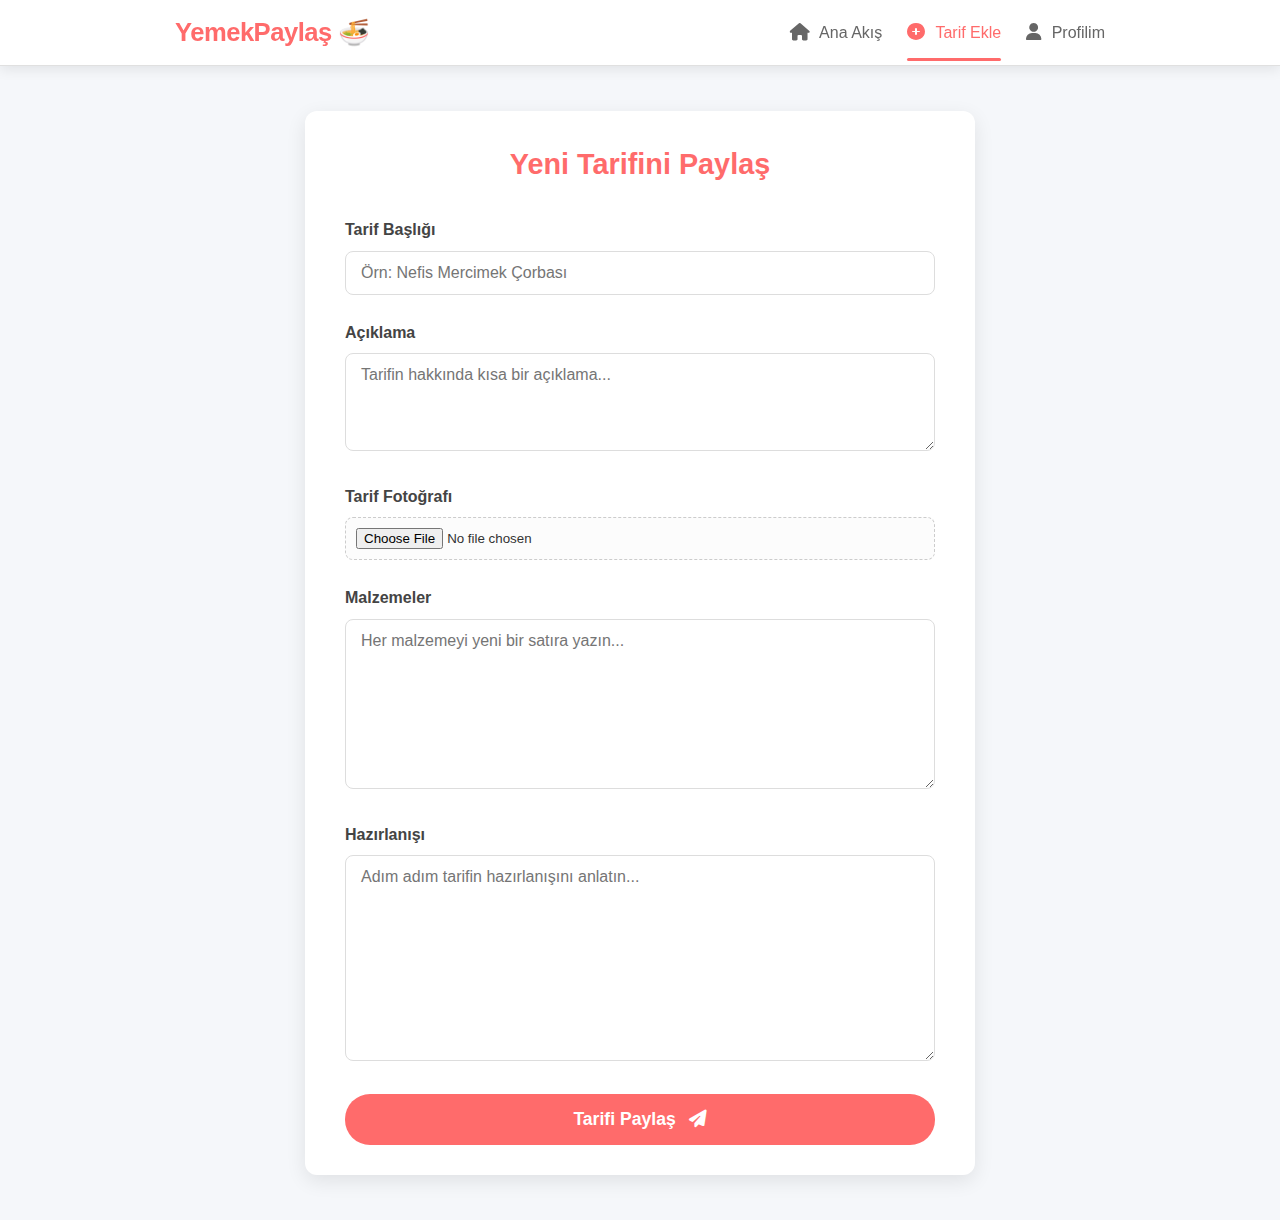
<file: Yemek Paylaş/tarif-ekle.html>
<!DOCTYPE html>
<html lang="tr">
<head>
    <meta charset="UTF-8">
    <meta name="viewport" content="width=device-width, initial-scale=1.0">
    <title>Yeni Tarif Ekle - YemekPaylaş</title>
    <link rel="stylesheet" href="style.css">
    <link rel="stylesheet" href="https://cdnjs.cloudflare.com/ajax/libs/font-awesome/6.5.1/css/all.min.css">
</head>
<body>

    <header class="navbar">
        <div class="container">
            <a href="index.html" class="logo">YemekPaylaş 🍜</a>
            <nav>
                <ul>
                    <li><a href="index.html"><i class="fas fa-home"></i> Ana Akış</a></li>
                    <li><a href="tarif-ekle.html" class="active"><i class="fas fa-plus-circle"></i> Tarif Ekle</a></li>
                    <li><a href="profil.html"><i class="fas fa-user"></i> Profilim</a></li>
                </ul>
            </nav>
        </div>
    </header>

    <main class="form-container">
        <form class="recipe-form">
            <h2>Yeni Tarifini Paylaş</h2>
            
            <div class="form-group">
                <label for="recipe-title">Tarif Başlığı</label>
                <input type="text" id="recipe-title" placeholder="Örn: Nefis Mercimek Çorbası">
            </div>

            <div class="form-group">
                <label for="recipe-description">Açıklama</label>
                <textarea id="recipe-description" rows="4" placeholder="Tarifin hakkında kısa bir açıklama..."></textarea>
            </div>

            <div class="form-group">
                <label for="recipe-image">Tarif Fotoğrafı</label>
                <input type="file" id="recipe-image" accept="image/*">
            </div>

            <div class="form-group">
                <label for="recipe-ingredients">Malzemeler</label>
                <textarea id="recipe-ingredients" rows="8" placeholder="Her malzemeyi yeni bir satıra yazın..."></textarea>
            </div>

            <div class="form-group">
                <label for="recipe-instructions">Hazırlanışı</label>
                <textarea id="recipe-instructions" rows="10" placeholder="Adım adım tarifin hazırlanışını anlatın..."></textarea>
            </div>
            
            <button type="submit" class="form-submit-button">
                Tarifi Paylaş <i class="fas fa-paper-plane"></i>
            </button>
        </form>
    </main>

</body>
</html>
</file>
<file: Yemek Paylaş/style.css>
/* Temel Ayarlar ve Resetleme */
* {
    box-sizing: border-box;
    margin: 0;
    padding: 0;
}

body {
    font-family: -apple-system, BlinkMacSystemFont, 'Segoe UI', Roboto, Helvetica,
        Arial, sans-serif;
    background-color: #F5F7FA; 
    color: #333333; 
    line-height: 1.6;
}

.container {
    max-width: 960px;
    margin: 0 auto;
    padding: 0 15px;
}

/* Navbar (TÜM SAYFALARDA ORTAK) */
.navbar {
    background-color: #ffffff;
    border-bottom: 1px solid #e0e0e0; 
    padding: 12px 0; 
    position: sticky;
    top: 0;
    z-index: 1000;
    box-shadow: 0 4px 12px rgba(0, 0, 0, 0.08); 
}

.navbar .container {
    display: flex;
    justify-content: space-between;
    align-items: center;
}

.logo {
    font-size: 1.6rem; 
    font-weight: bold;
    color: #FF6B6B; 
    text-decoration: none;
    letter-spacing: -0.5px; 
}

.navbar nav ul {
    list-style: none;
    display: flex;
}

.navbar nav li {
    margin-left: 25px; 
}

.navbar nav a {
    text-decoration: none;
    color: #666; 
    font-weight: 500;
    font-size: 1rem;
    transition: color 0.3s ease-in-out; 
    padding: 5px 0;
    position: relative;
}

.navbar nav a:hover {
    color: #FF6B6B;
}

/* Aktif sayfa linkini belirginleştirme */
.navbar nav a.active {
    color: #FF6B6B; 
}

.navbar nav a.active::after {
    content: '';
    position: absolute;
    left: 0;
    bottom: -15px; /* header'ın padding'ine göre ayarlandı */
    width: 100%;
    height: 3px;
    background-color: #FF6B6B; 
    border-radius: 2px;
}

.navbar nav a i {
    margin-right: 6px;
    font-size: 1.1rem; 
}


/* ---------------------------------- */
/* 1. ANA AKIŞ SAYFASI (index.html)   */
/* ---------------------------------- */

/* 3 SÜTUNLU YAPI (Sadece index.html için) */
.main-layout-container {
    max-width: 1200px; /* Sayfanın toplam genişliği */
    display: grid;
    /* Sütun genişlikleri: Sol (sabit) - Orta (esnek) - Sağ (sabit) */
    grid-template-columns: 280px 1fr 320px; 
    gap: 30px; /* Sütunlar arası boşluk */
    margin-top: 30px;
    align-items: flex-start; /* Sütunların tepeden hizalanması */
}

/* Ana akışın (orta sütun) ayarları */
.feed-container {
    width: 100%; 
    margin: 0; 
    padding: 0; 
}

/* TARİF KARTLARI (feed-container içindeki) */
.recipe-card {
    background-color: #ffffff;
    border: 1px solid #e0e0e0;
    border-radius: 12px; 
    margin-bottom: 25px; 
    box-shadow: 0 6px 20px rgba(0, 0, 0, 0.09); 
    overflow: hidden;
    transition: transform 0.2s ease-in-out; 
}

.recipe-card:hover {
    transform: translateY(-5px); 
}

.card-header {
    display: flex;
    align-items: center;
    padding: 15px 20px;
    background-color: #fcfcfc; 
    border-bottom: 1px solid #f0f0f0;
}

/* AVATAR GÜNCELLEMESİ (ÇERÇEVE) */
.avatar {
    width: 45px; 
    height: 45px;
    border-radius: 50%;
    margin-right: 12px;
    object-fit: cover;
    border: 2px solid #ddd; /* Kırmızı çerçeve gri yapıldı */
    background-color: #f0f0f0; /* Resim yüklenmezse diye */
}

.user-info { display: flex; flex-direction: column; }
.username { font-weight: 700; color: #222222; font-size: 1.05rem; }
.timestamp { font-size: 0.85rem; color: #888888; }
.recipe-title { font-size: 1.4rem; padding: 15px 20px 10px 20px; color: #FF6B6B; }
.recipe-image { width: 100%; height: auto; max-height: 500px; object-fit: cover; border-top: 1px solid #f0f0f0; border-bottom: 1px solid #f0f0f0; }
.card-body { padding: 20px; }
.recipe-description { margin-bottom: 15px; color: #444; }
.recipe-description strong { color: #FF6B6B; }

.action-buttons {
    display: flex;
    justify-content: space-around; 
    gap: 10px;
    border-top: 1px solid #eee;
    border-bottom: 1px solid #eee;
    padding: 12px 0; 
    margin-bottom: 15px;
}

.action-buttons button {
    background: none; border: none; cursor: pointer; font-size: 1rem; color: #777;
    display: flex; align-items: center; padding: 8px 15px; border-radius: 25px; 
    transition: background-color 0.2s, color 0.2s;
}

.action-buttons button:hover { background-color: #ffeaea; color: #FF6B6B; }
.action-buttons button i { font-size: 1.3rem; margin-right: 8px; }
.like-button.liked { color: #FF6B6B; }
.like-button.liked i { color: #FF6B6B; font-weight: 900; }

.comments-section { padding: 0 20px 20px 20px; }
.comment { font-size: 0.95rem; margin-bottom: 8px; background-color: #f9f9f9; padding: 8px 12px; border-radius: 15px; }
.comment strong { margin-right: 6px; color: #333; }
.add-comment { display: flex; margin-top: 15px; gap: 10px; }
.add-comment input {
    flex-grow: 1; border: 1px solid #cccccc; border-radius: 25px; 
    padding: 10px 15px; font-size: 0.95rem; background-color: #fdfdfd;
    transition: border-color 0.2s;
}
.add-comment input:focus { outline: none; border-color: #FF6B6B; box-shadow: 0 0 0 3px rgba(255, 107, 107, 0.2); }
.add-comment button {
    background-color: #FF6B6B; border: none; color: #ffffff; font-weight: 600;
    cursor: pointer; padding: 10px 20px; border-radius: 25px;
    transition: background-color 0.2s ease-in-out;
}
.add-comment button:hover { background-color: #E63946; }


/* YAN SÜTUNLAR (Sidebar) VE WIDGET'LAR (Sadece index.html için) */
.sidebar {
    position: sticky; 
    top: 90px; 
}

.widget {
    background-color: #ffffff;
    border-radius: 12px;
    box-shadow: 0 6px 20px rgba(0, 0, 0, 0.07);
    padding: 20px;
    margin-bottom: 25px;
}

.widget h4 {
    font-size: 1.1rem;
    color: #333;
    margin-bottom: 20px;
    padding-bottom: 10px;
    border-bottom: 1px solid #eee;
    display: flex;
    align-items: center;
    gap: 8px; 
}

/* KATEGORİ RENK GÜNCELLEMESİ */
.categories-widget h4 i { color: #555; } 

.categories-widget ul { list-style: none; }
.categories-widget li { margin-bottom: 8px; }
.categories-widget a {
    text-decoration: none;
    color: #555;
    font-weight: 500;
    font-size: 0.95rem;
    display: flex;
    align-items: center;
    padding: 10px 12px;
    border-radius: 8px;
    transition: background-color 0.2s, color 0.2s;
}
.categories-widget a:hover {
    background-color: #ffeaea;
    color: #FF6B6B;
}
.categories-widget a:hover i {
    color: #FF6B6B;
}
.categories-widget a i {
    margin-right: 12px;
    font-size: 1.1rem;
    width: 20px; 
    text-align: center;
    color: #777; 
    transition: color 0.2s;
}

/* Kaydedilenler Widget'ı */
.saved-widget h4 i { color: #5a96ff; } 
.saved-widget p { font-size: 0.9rem; color: #777; margin-bottom: 15px; }

.widget-button {
    display: inline-block;
    background-color: #f0f2f5;
    border: 1px solid #ddd;
    color: #333;
    font-weight: 600;
    padding: 8px 15px;
    border-radius: 8px;
    cursor: pointer;
    transition: background-color 0.2s;
    text-decoration: none;
    font-size: 0.9rem;
}
.widget-button:hover { background-color: #e4e6e9; }


/* SAĞ SİDEBAR (Öneriler vs.) */
.suggested-user {
    display: flex;
    align-items: center;
    gap: 12px; 
    margin-bottom: 15px;
}
.suggested-user img { 
    width: 45px; 
    height: 45px; 
    border-radius: 50%; 
    object-fit: cover;
    background-color: #f0f0f0;
}
.user-details { flex-grow: 1; }
.user-details strong { display: block; font-size: 0.95rem; font-weight: 600; color: #333; }
.user-details span { font-size: 0.85rem; color: #888; }

.follow-button {
    background-color: #FF6B6B;
    color: white;
    border: none;
    border-radius: 20px;
    padding: 6px 14px;
    font-size: 0.8rem;
    font-weight: 600;
    cursor: pointer;
    transition: background-color 0.2s;
}
.follow-button:hover { background-color: #E63946; }

/* Günün Tarifi Widget'ı */
.recipe-of-the-day-widget h4 i { color: #ffc107; } 
.recipe-of-the-day-widget img {
    width: 100%;
    border-radius: 8px;
    margin-bottom: 12px;
    aspect-ratio: 16 / 9; 
    object-fit: cover;
}
.recipe-of-the-day-widget strong { font-size: 1.05rem; color: #FF6B6B; margin-bottom: 5px; display: block; }
.recipe-of-the-day-widget p { font-size: 0.9rem; color: #777; }


/* -------------------------------------- */
/* 2. TARİF EKLEME SAYFASI (tarif-ekle.html) */
/* -------------------------------------- */

.form-container {
    max-width: 700px; 
    margin: 30px auto;
    padding: 15px;
}

.recipe-form {
    background-color: #ffffff;
    border-radius: 12px;
    padding: 30px 40px;
    box-shadow: 0 6px 20px rgba(0, 0, 0, 0.09);
}

.recipe-form h2 {
    text-align: center;
    color: #FF6B6B;
    margin-bottom: 30px;
    font-size: 1.8rem;
}

.form-group {
    margin-bottom: 25px;
}

.form-group label {
    display: block;
    font-size: 1rem;
    font-weight: 600;
    color: #444;
    margin-bottom: 8px;
}

.recipe-form input[type="text"],
.recipe-form textarea {
    width: 100%;
    padding: 12px 15px;
    border: 1px solid #ddd;
    border-radius: 8px;
    font-size: 1rem;
    font-family: inherit;
    transition: border-color 0.2s, box-shadow 0.2s;
}

.recipe-form input[type="text"]:focus,
.recipe-form textarea:focus {
    outline: none;
    border-color: #FF6B6B;
    box-shadow: 0 0 0 4px rgba(255, 107, 107, 0.2);
}

.recipe-form input[type="file"] {
    width: 100%;
    padding: 10px;
    border: 1px dashed #ccc;
    border-radius: 8px;
    background-color: #fcfcfc;
}

.form-submit-button {
    width: 100%;
    padding: 15px;
    font-size: 1.1rem;
    font-weight: 700;
    color: #ffffff;
    background-color: #FF6B6B;
    border: none;
    border-radius: 25px;
    cursor: pointer;
    transition: background-color 0.2s ease-in-out, transform 0.2s;
}

.form-submit-button:hover {
    background-color: #E63946;
    transform: translateY(-2px);
    box-shadow: 0 4px 10px rgba(230, 57, 70, 0.3);
}

.form-submit-button i {
    margin-left: 8px;
}


/* ----------------------------------- */
/* 3. PROFİL SAYFASI (profil.html)     */
/* ----------------------------------- */

.profile-container {
    max-width: 960px; 
    margin: 30px auto;
    padding: 15px;
}

.profile-header {
    display: flex;
    align-items: center;
    gap: 30px;
    background-color: #ffffff;
    padding: 40px;
    border-radius: 12px;
    box-shadow: 0 6px 20px rgba(0, 0, 0, 0.09);
    margin-bottom: 30px;
}

/* PROFİL AVATAR GÜNCELLEMESİ (ÇERÇEVE) */
.profile-avatar {
    width: 150px;
    height: 150px;
    border-radius: 50%;
    object-fit: cover;
    border: 4px solid #ddd; /* Kırmızı çerçeve gri yapıldı */
    box-shadow: 0 0 10px rgba(0, 0, 0, 0.1); /* Kırmızı gölge yumuşatıldı */
    background-color: #f0f0f0;
}

.profile-info h2 {
    font-size: 2rem;
    color: #333;
    margin-bottom: 10px;
}

.profile-bio {
    font-size: 1rem;
    color: #666;
    margin-bottom: 20px;
    max-width: 500px;
}

.profile-stats {
    display: flex;
    gap: 30px;
    margin-bottom: 20px;
}

.profile-stats div {
    font-size: 1.1rem;
    color: #555;
}

.profile-stats span {
    font-weight: 700;
    color: #333;
    display: block; /* Sayıyı üste al */
    font-size: 1.4rem;
}

.edit-profile-button {
    background-color: #f0f2f5;
    border: 1px solid #ddd;
    color: #333;
    font-weight: 600;
    padding: 8px 15px;
    border-radius: 8px;
    cursor: pointer;
    transition: background-color 0.2s;
}

.edit-profile-button:hover {
    background-color: #e4e6e9;
}

.profile-grid-container {
    padding: 0 10px;
}

.profile-grid-container h3 {
    font-size: 1.5rem;
    color: #444;
    margin-bottom: 20px;
    border-bottom: 2px solid #eee;
    padding-bottom: 10px;
}

.recipe-grid {
    display: grid;
    /* 3 sütunlu bir grid, her biri eşit genişlikte */
    grid-template-columns: repeat(3, 1fr); 
    gap: 20px; /* Resimler arası boşluk */
}

.grid-item {
    position: relative;
    border-radius: 10px;
    overflow: hidden;
    cursor: pointer;
    box-shadow: 0 4px 10px rgba(0,0,0,0.1);
}

.grid-item img {
    width: 100%;
    height: 100%;
    aspect-ratio: 1 / 1; 
    object-fit: cover;
    display: block;
    transition: transform 0.3s ease;
}

.grid-item:hover img {
    transform: scale(1.05); /* Üzerine gelince hafif büyütme */
}

.grid-item .overlay {
    position: absolute;
    top: 0;
    left: 0;
    width: 100%;
    height: 100%;
    background: linear-gradient(to top, rgba(0,0,0,0.7) 0%, rgba(0,0,0,0) 50%);
    color: #ffffff;
    display: flex;
    align-items: flex-end; /* Yazıyı alta yasla */
    justify-content: center;
    padding: 20px;
    font-size: 1.1rem;
    font-weight: 600;
    opacity: 0; /* Normalde görünmez */
    transition: opacity 0.3s ease;
}

.grid-item:hover .overlay {
    opacity: 1; /* Üzerine gelince görünür yap */
}

.grid-item .overlay i {
    margin-right: 8px;
    color: #FF6B6B;
}

/* ================================== */
/* YENİ EKLENEN BÖLÜM: DUYARLI TASARIM */
/* ================================== */

/* Orta Boy Ekranlar (Tabletler ve Küçük Laptoplar) - Sağ Sidebar'ı Gizle */
/* 1200px'den küçük ekranlarda */
@media (max-width: 1200px) {
    .right-sidebar {
        display: none; /* Sağ sidebar'ı gizle */
    }

    .main-layout-container {
        /* Sütunları 2'ye düşür: Sol + Orta */
        grid-template-columns: 280px 1fr;
        /* Genişliği 960px'e çekerek Navbar ile hizala */
        max-width: 960px;
    }
}

/* Küçük Ekranlar (Dikey Tabletler) - Sol Sidebar'ı da Gizle */
/* 768px'den küçük ekranlarda */
@media (max-width: 768px) {
    .left-sidebar {
        display: none; /* Sol sidebar'ı da gizle */
    }

    .main-layout-container {
        /* Sütunları 1'e düşür: Sadece Orta */
        grid-template-columns: 1fr;
        /* Kenar boşluklarını ayarla */
        padding: 0 10px;
        margin-top: 20px;
    }

    /* Ana akışın (orta sütun) sabit üst boşluğunu kaldır */
    .sidebar {
        position: static; /* sticky özelliğini kaldır */
    }
    
    /* Profil sayfasındaki 3'lü grid'i 2'li yap */
    .recipe-grid {
        grid-template-columns: repeat(2, 1fr);
    }
    
    /* Navbar'daki menüyü (listeyi) gizle (Mobil menü için hazırlık) */
    .navbar nav ul {
        /* Bu demoda menüyü tamamen gizliyoruz. */
        /* Gerçek bir uygulamada buraya bir hamburger menü ikonu gelir. */
        display: none;
    }
}

/* En Küçük Ekranlar (Mobil Telefonlar) */
/* 480px'den küçük ekranlarda */
@media (max-width: 480px) {
    .container,
    .main-layout-container {
        padding: 0 10px; /* Kenar boşluklarını azalt */
    }
    
    .navbar .container {
        padding: 0 15px;
    }

    /* Kartların iç boşluklarını azalt */
    .card-body,
    .card-header,
    .comments-section {
        padding: 15px;
    }
    
    .recipe-title {
        padding: 10px 15px;
        font-size: 1.2rem;
    }
    
    /* Tarif Ekleme Formunu ayarla */
    .recipe-form {
        padding: 20px 15px;
    }
    
    /* Profil Sayfasını ayarla */
    .profile-header {
        flex-direction: column; /* Profil resmini ve bilgiyi alt alta getir */
        text-align: center;
        padding: 20px;
        gap: 20px;
    }
    
    .profile-stats {
        justify-content: center; /* İstatistikleri ortala */
    }
    
    .recipe-grid {
        /* Profildeki 2'li grid'i tekli yap */
        grid-template-columns: 1fr;
        gap: 15px;
    }
}
</file>
